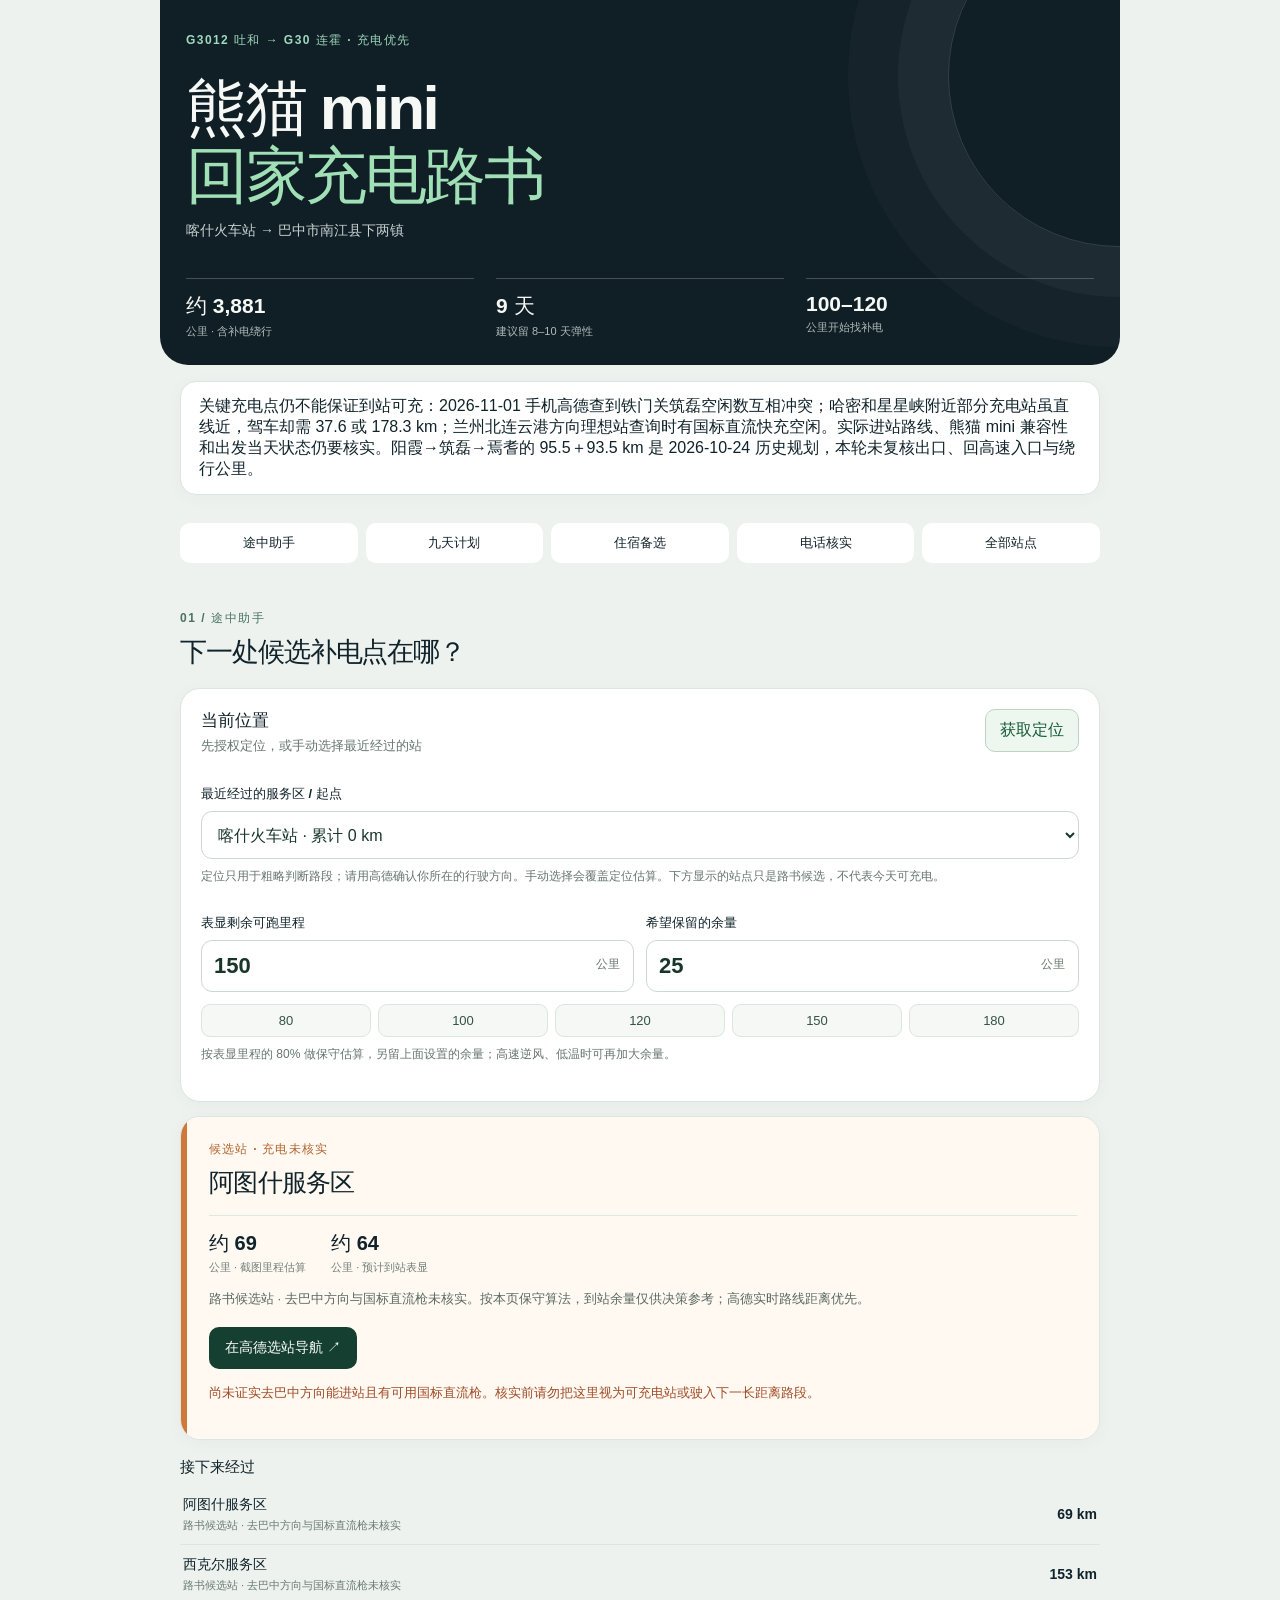
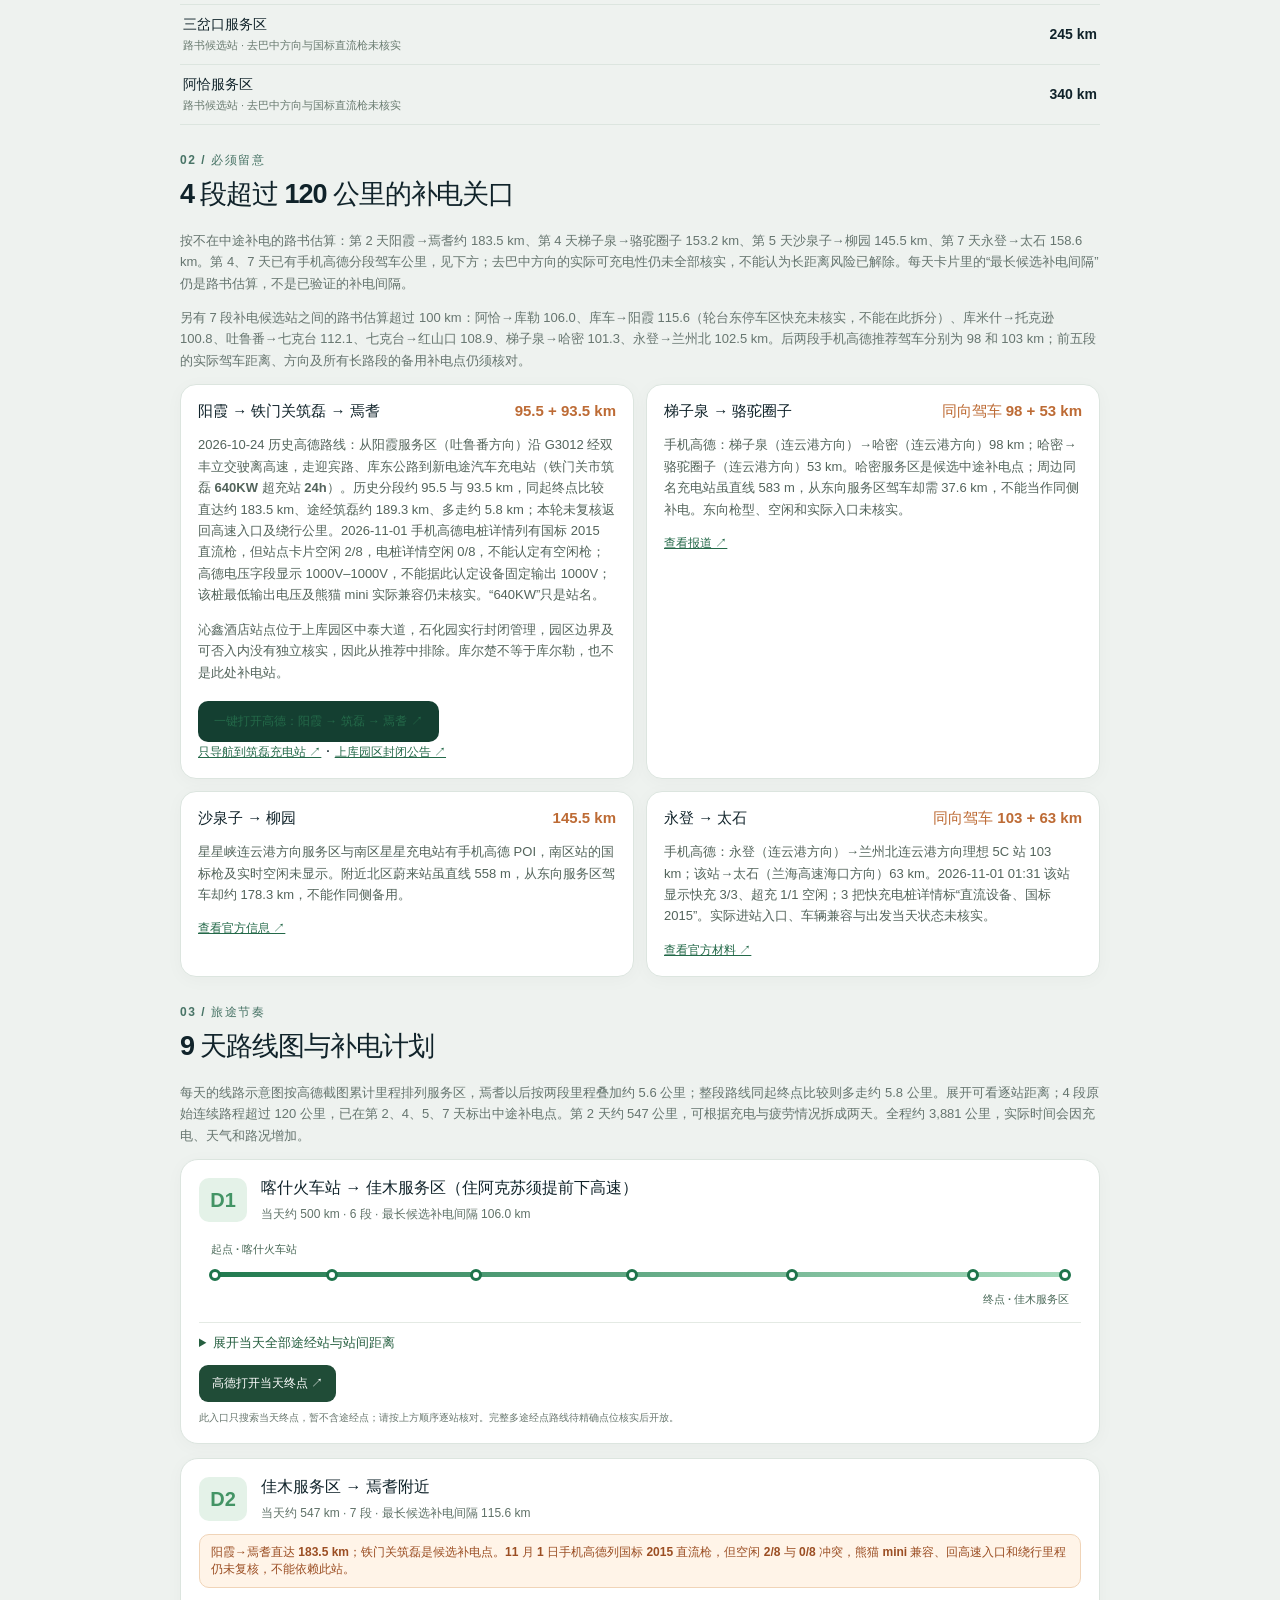
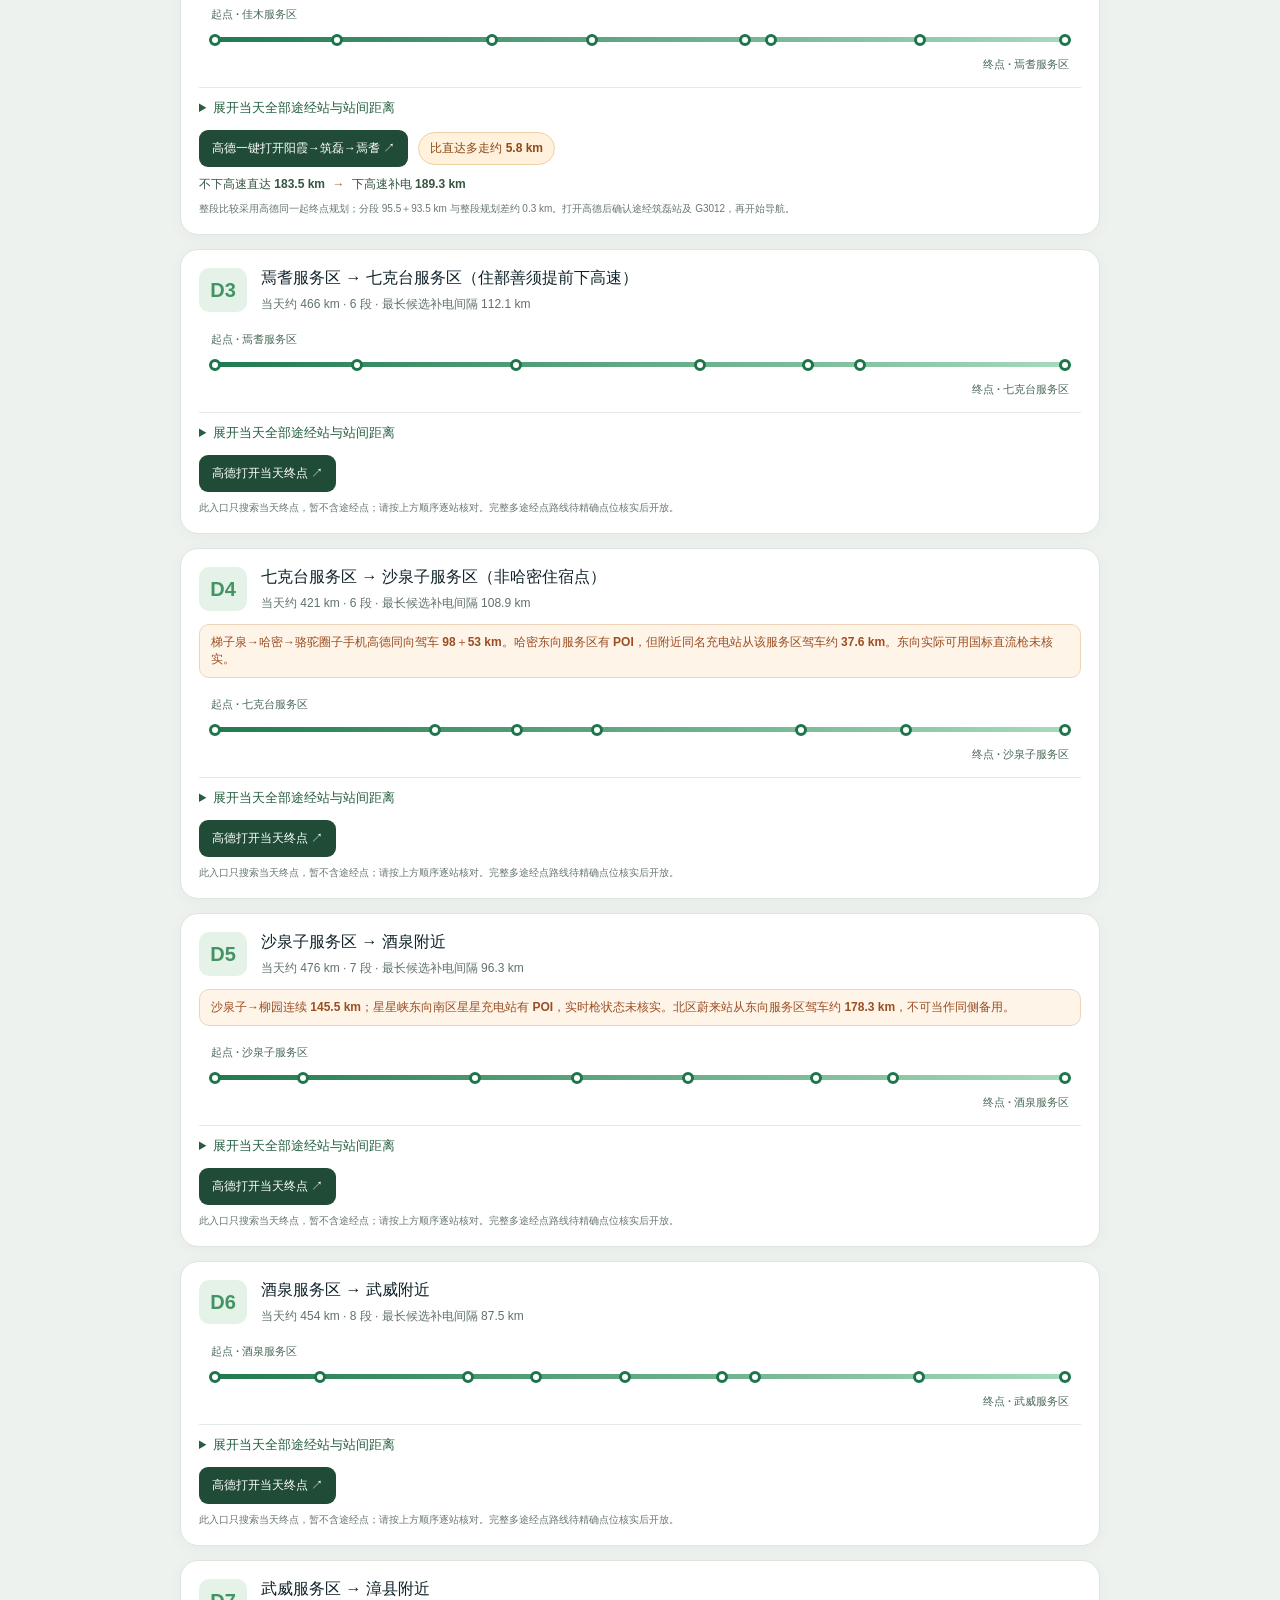
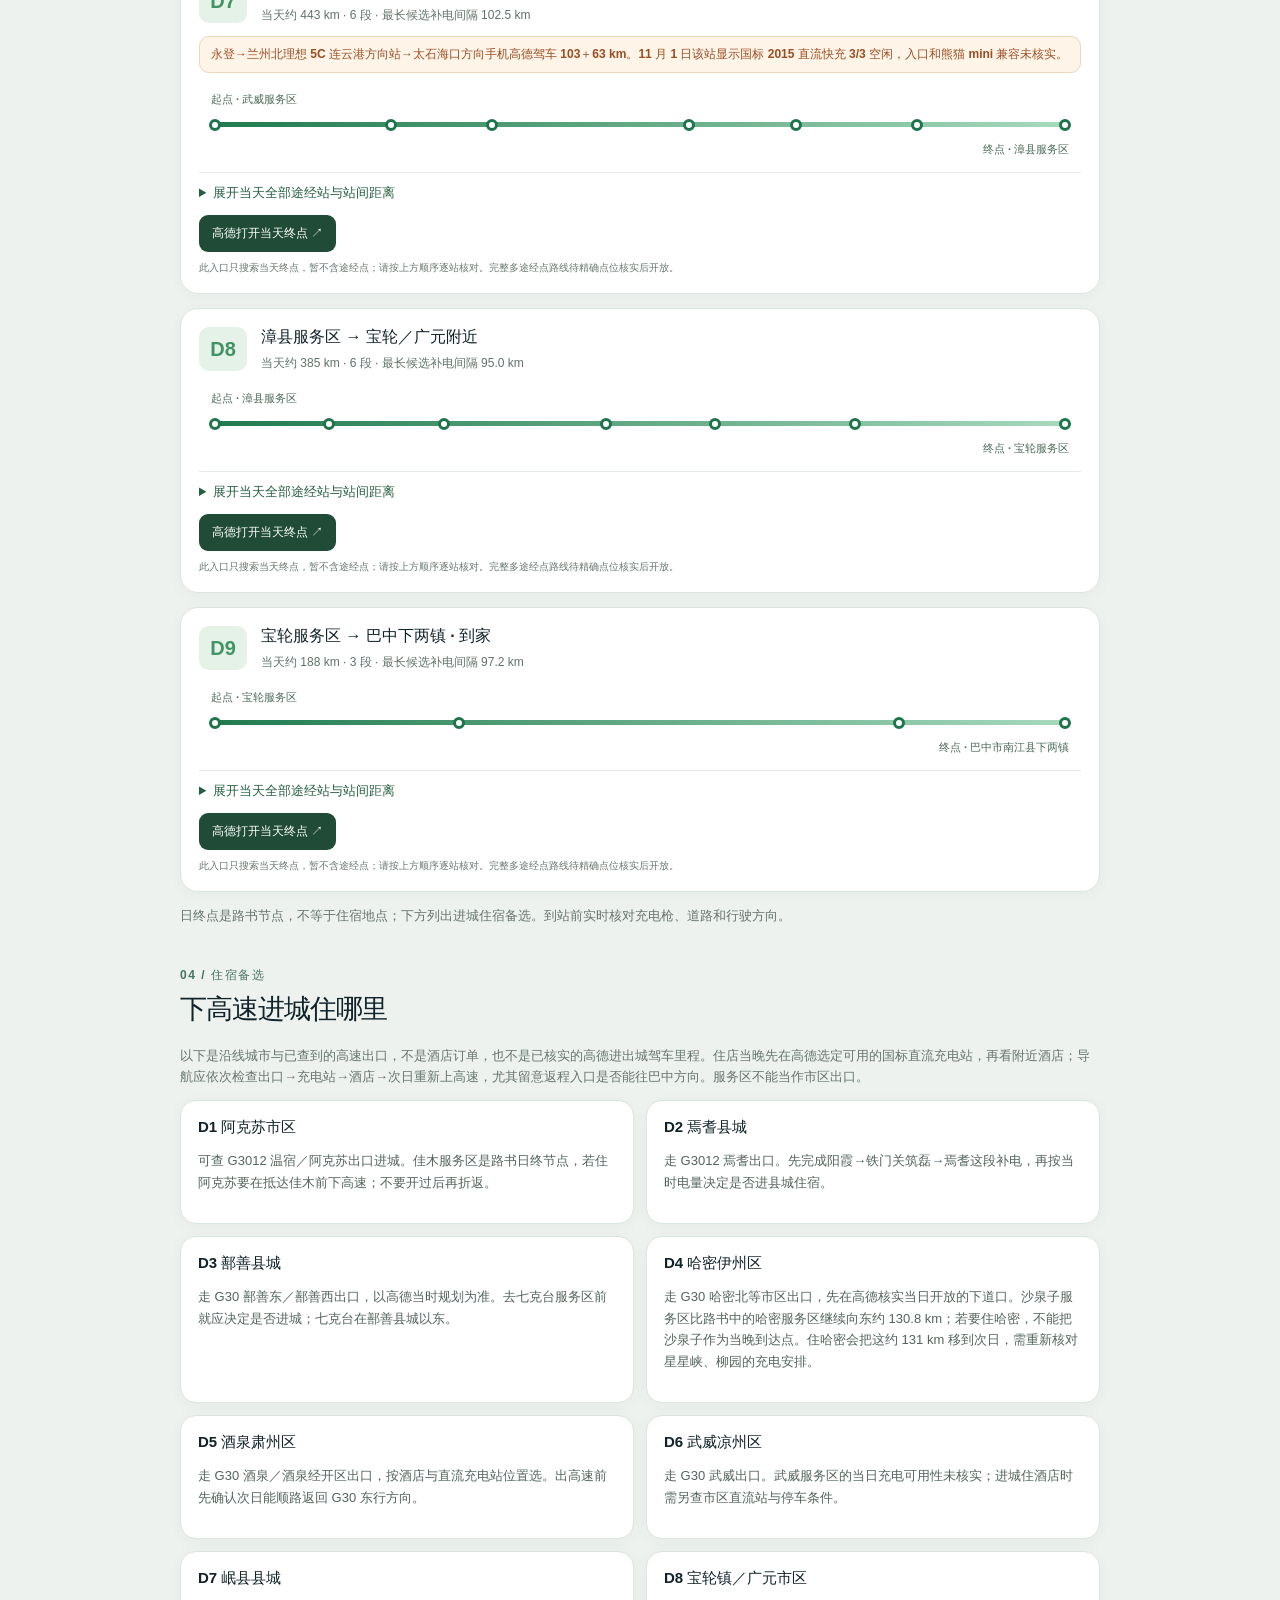
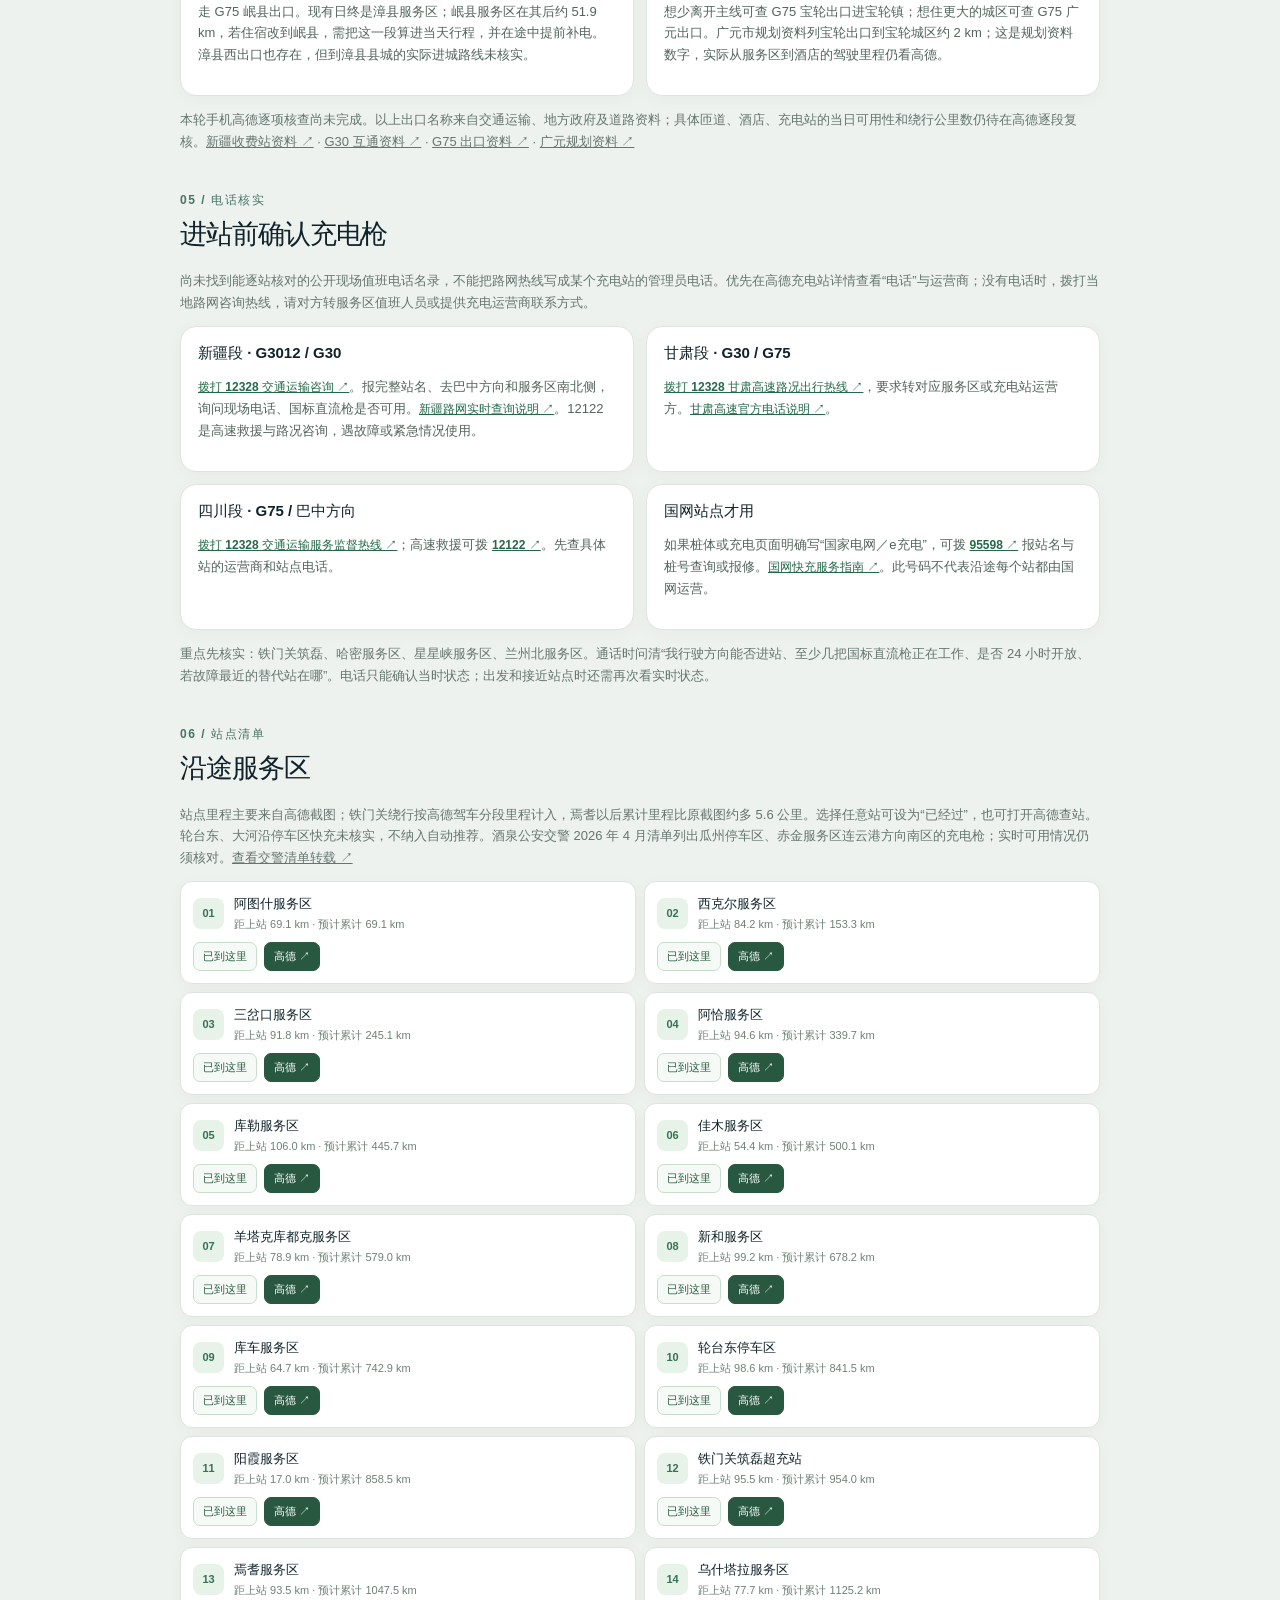
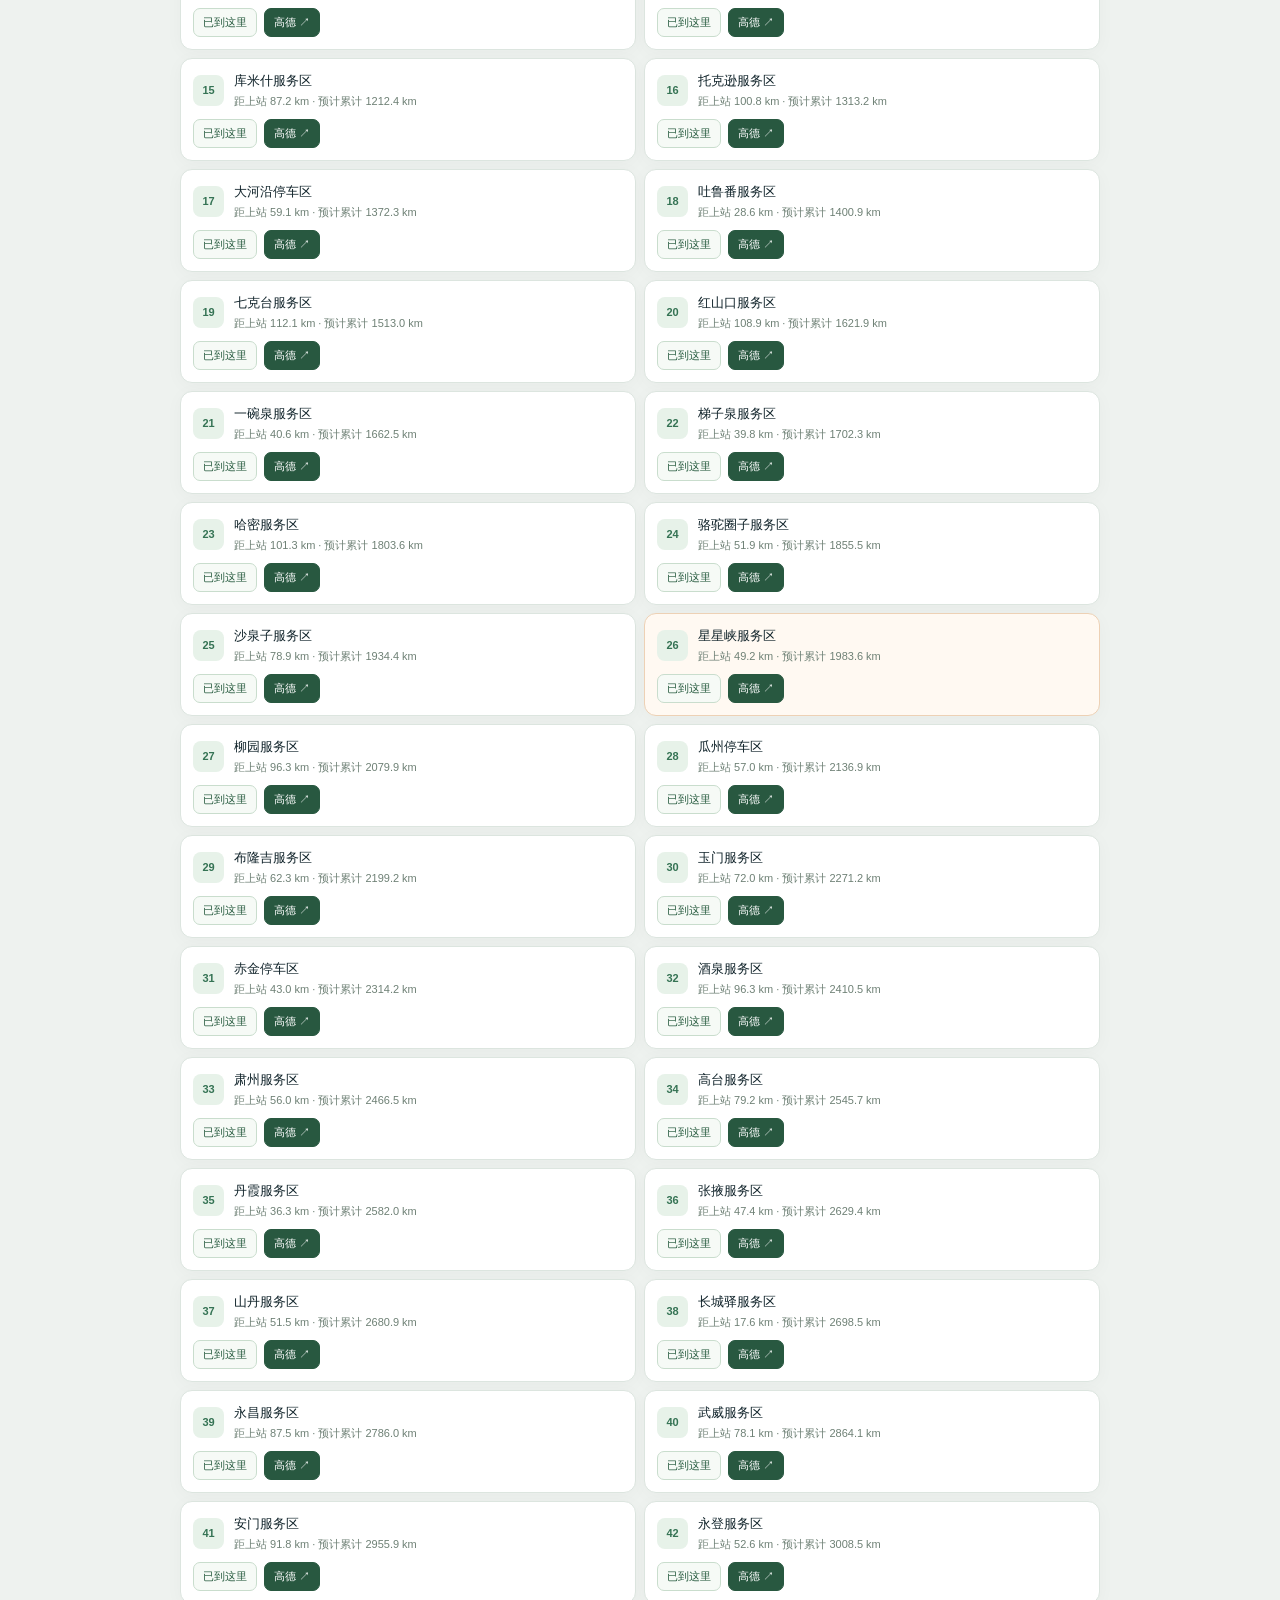
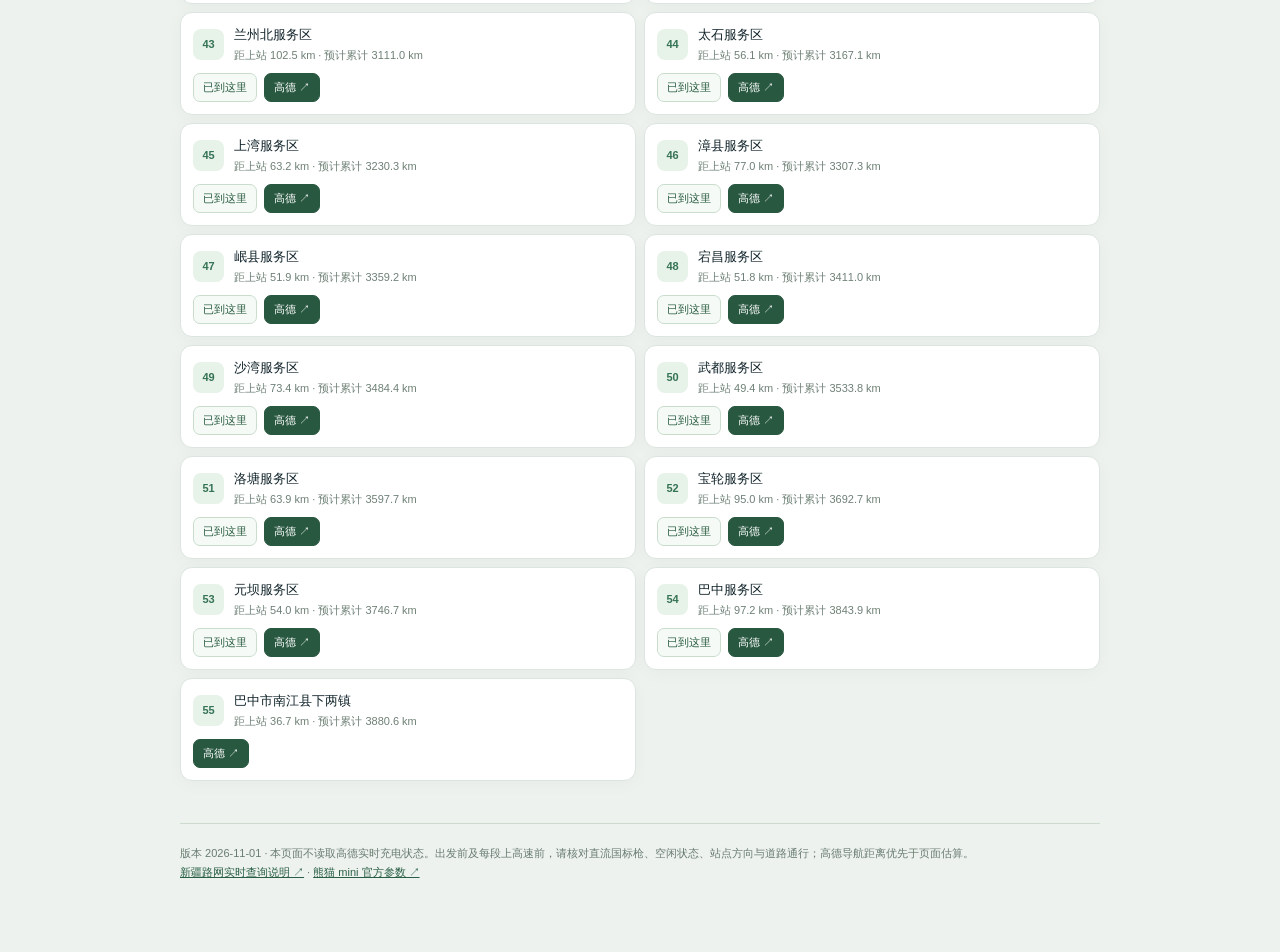
<file: index.html>
<!doctype html><html lang="zh-CN"><head><meta charset="utf-8"><meta name="viewport" content="width=device-width,initial-scale=1,viewport-fit=cover"><meta name="theme-color" content="#101c24"><meta name="description" content="喀什火车站到巴中下两镇，熊猫 mini 充电优先路书"><title>熊猫 mini 回家充电路书</title><link rel="stylesheet" href="./style.css?v=10"></head><body>
<main class="wrap">
 <header class="hero"><div class="eyebrow">G3012 吐和 → G30 连霍 · 充电优先</div><h1>熊猫 mini<br><span>回家充电路书</span></h1><p>喀什火车站 → 巴中市南江县下两镇</p><div class="hero-stats"><div><b>约 3,881</b><small>公里 · 含补电绕行</small></div><div><b>9 天</b><small>建议留 8–10 天弹性</small></div><div><b>100–120</b><small>公里开始找补电</small></div></div></header>
 <p class="risk" style="padding:14px 18px;margin:16px 0 0"><strong>关键充电点仍不能保证到站可充：</strong>2026-11-01 手机高德查到铁门关筑磊空闲数互相冲突；哈密和星星峡附近部分充电站虽直线近，驾车却需 37.6 或 178.3 km；兰州北连云港方向理想站查询时有国标直流快充空闲。实际进站路线、熊猫 mini 兼容性和出发当天状态仍要核实。阳霞→筑磊→焉耆的 95.5＋93.5 km 是 2026-10-24 历史规划，本轮未复核出口、回高速入口与绕行公里。</p>
 <nav class="tabs" aria-label="页面分区"><a href="#assist">途中助手</a><a href="#plan">九天计划</a><a href="#stay">住宿备选</a><a href="#contact">电话核实</a><a href="#route">全部站点</a></nav>
 <section id="assist" class="section"><div class="section-title"><span>01 / 途中助手</span><h2>下一处候选补电点在哪？</h2></div>
  <div class="card"><div class="row"><div><b>当前位置</b><p id="locationText" class="muted">先授权定位，或手动选择最近经过的站</p></div><button id="locateBtn" class="secondary">获取定位</button></div><label for="currentStop">最近经过的服务区 / 起点</label><select id="currentStop"></select><p class="help">定位只用于粗略判断路段；请用高德确认你所在的行驶方向。手动选择会覆盖定位估算。下方显示的站点只是路书候选，不代表今天可充电。</p>
  <div class="inputs"><div><label for="range">表显剩余可跑里程</label><div class="input-unit"><input id="range" type="number" min="0" max="500" step="1" value="150" inputmode="numeric"><span>公里</span></div></div><div><label for="reserve">希望保留的余量</label><div class="input-unit"><input id="reserve" type="number" min="25" max="80" step="5" value="25" inputmode="numeric"><span>公里</span></div></div></div>
  <div class="range-chips"><button data-range="80">80</button><button data-range="100">100</button><button data-range="120">120</button><button data-range="150">150</button><button data-range="180">180</button></div><p class="help">按表显里程的 80% 做保守估算，另留上面设置的余量；高速逆风、低温时可再加大余量。</p></div>
  <article id="recommendation" class="recommend" aria-live="polite"></article><div id="nextStops" class="next-list"></div>
 </section>
 <section class="section"><div class="section-title"><span>02 / 必须留意</span><h2>4 段超过 120 公里的补电关口</h2></div><p class="intro">按不在中途补电的路书估算：第 2 天阳霞→焉耆约 183.5 km、第 4 天梯子泉→骆驼圈子 153.2 km、第 5 天沙泉子→柳园 145.5 km、第 7 天永登→太石 158.6 km。第 4、7 天已有手机高德分段驾车公里，见下方；去巴中方向的实际可充电性仍未全部核实，不能认为长距离风险已解除。每天卡片里的“最长候选补电间隔”仍是路书估算，不是已验证的补电间隔。</p><p class="intro">另有 7 段补电候选站之间的路书估算超过 100 km：阿恰→库勒 106.0、库车→阳霞 115.6（轮台东停车区快充未核实，不能在此拆分）、库米什→托克逊 100.8、吐鲁番→七克台 112.1、七克台→红山口 108.9、梯子泉→哈密 101.3、永登→兰州北 102.5 km。后两段手机高德推荐驾车分别为 98 和 103 km；前五段的实际驾车距离、方向及所有长路段的备用补电点仍须核对。</p><div class="risk-grid">
  <article class="risk"><b>阳霞 → 铁门关筑磊 → 焉耆 <em>95.5 + 93.5 km</em></b><p>2026-10-24 历史高德路线：从阳霞服务区（吐鲁番方向）沿 G3012 经<strong>双丰立交</strong>驶离高速，走迎宾路、库东公路到<strong>新电途汽车充电站（铁门关市筑磊 640KW 超充站 24h）</strong>。历史分段约 95.5 与 93.5 km，同起终点比较直达约 183.5 km、途经筑磊约 189.3 km、多走约 5.8 km；本轮未复核返回高速入口及绕行公里。2026-11-01 手机高德电桩详情列有国标 2015 直流枪，但站点卡片空闲 2/8，电桩详情空闲 0/8，不能认定有空闲枪；高德电压字段显示 1000V–1000V，不能据此认定设备固定输出 1000V；该桩最低输出电压及熊猫 mini 实际兼容仍未核实。“640KW”只是站名。</p><p>沁鑫酒店站点位于上库园区中泰大道，石化园实行封闭管理，园区边界及可否入内没有独立核实，因此从推荐中排除。库尔楚不等于库尔勒，也不是此处补电站。</p><a id="detourRoute" class="action" href="#" target="_blank" rel="noopener">一键打开高德：阳霞 → 筑磊 → 焉耆 ↗</a><br><a id="detourCharger" href="#" target="_blank" rel="noopener">只导航到筑磊充电站 ↗</a> · <a href="https://www.xjkel.gov.cn/xjkrls/c110164/202603/78001e4f631f472bbc2d42831641f511.shtml" target="_blank" rel="noopener">上库园区封闭公告 ↗</a></article>
  <article class="risk"><b>梯子泉 → 骆驼圈子 <em>同向驾车 98 + 53 km</em></b><p>手机高德：梯子泉（连云港方向）→哈密（连云港方向）98 km；哈密→骆驼圈子（连云港方向）53 km。哈密服务区是候选中途补电点；周边同名充电站虽直线 583 m，从东向服务区驾车却需 37.6 km，不能当作同侧补电。东向枪型、空闲和实际入口未核实。</p><a href="https://app.xinhuanet.com/news/article.html?articleId=20260727d174bbe7e91a4087a6c690c4014076ea" target="_blank" rel="noopener">查看报道 ↗</a></article>
  <article class="risk"><b>沙泉子 → 柳园 <em>145.5 km</em></b><p>星星峡连云港方向服务区与南区星星充电站有手机高德 POI，南区站的国标枪及实时空闲未显示。附近北区蔚来站虽直线 558 m，从东向服务区驾车却约 178.3 km，不能作同侧备用。</p><a href="https://www.hami.gov.cn/hami/c119977/202607/c7229e81aeb74bb99a2f2dc278dbe3d9.shtml" target="_blank" rel="noopener">查看官方信息 ↗</a></article>
 <article class="risk"><b>永登 → 太石 <em>同向驾车 103 + 63 km</em></b><p>手机高德：永登（连云港方向）→兰州北连云港方向理想 5C 站 103 km；该站→太石（兰海高速海口方向）63 km。2026-11-01 01:31 该站显示快充 3/3、超充 1/1 空闲；3 把快充电桩详情标“直流设备、国标 2015”。实际进站入口、车辆兼容与出发当天状态未核实。</p><a href="https://jtys.gansu.gov.cn/jtys/c115625/202409/173988539/files/76e8b2e781bb414a96d264bc7e346364.pdf" target="_blank" rel="noopener">查看官方材料 ↗</a></article>
 </div></section>
 <section id="plan" class="section"><div class="section-title"><span>03 / 旅途节奏</span><h2>9 天路线图与补电计划</h2></div><p class="intro">每天的线路示意图按高德截图累计里程排列服务区，焉耆以后按两段里程叠加约 5.6 公里；整段路线同起终点比较则多走约 5.8 公里。展开可看逐站距离；4 段原始连续路程超过 120 公里，已在第 2、4、5、7 天标出中途补电点。第 2 天约 547 公里，可根据充电与疲劳情况拆成两天。全程约 3,881 公里，实际时间会因充电、天气和路况增加。</p><div id="days" class="days"></div><p class="footnote">日终点是路书节点，不等于住宿地点；下方列出进城住宿备选。到站前实时核对充电枪、道路和行驶方向。</p></section>
 <section id="stay" class="section"><div class="section-title"><span>04 / 住宿备选</span><h2>下高速进城住哪里</h2></div><p class="intro">以下是沿线城市与已查到的高速出口，不是酒店订单，也不是已核实的高德进出城驾车里程。住店当晚先在高德选定可用的国标直流充电站，再看附近酒店；导航应依次检查出口→充电站→酒店→次日重新上高速，尤其留意返程入口是否能往巴中方向。服务区不能当作市区出口。</p><div class="risk-grid">
 <article class="risk"><b>D1 阿克苏市区</b><p>可查 G3012 温宿／阿克苏出口进城。佳木服务区是路书日终节点，若住阿克苏要在抵达佳木前下高速；不要开过后再折返。</p></article>
 <article class="risk"><b>D2 焉耆县城</b><p>走 G3012 焉耆出口。先完成阳霞→铁门关筑磊→焉耆这段补电，再按当时电量决定是否进县城住宿。</p></article>
 <article class="risk"><b>D3 鄯善县城</b><p>走 G30 鄯善东／鄯善西出口，以高德当时规划为准。去七克台服务区前就应决定是否进城；七克台在鄯善县城以东。</p></article>
 <article class="risk"><b>D4 哈密伊州区</b><p>走 G30 哈密北等市区出口，先在高德核实当日开放的下道口。沙泉子服务区比路书中的哈密服务区继续向东约 130.8 km；若要住哈密，不能把沙泉子作为当晚到达点。住哈密会把这约 131 km 移到次日，需重新核对星星峡、柳园的充电安排。</p></article>
 <article class="risk"><b>D5 酒泉肃州区</b><p>走 G30 酒泉／酒泉经开区出口，按酒店与直流充电站位置选。出高速前先确认次日能顺路返回 G30 东行方向。</p></article>
 <article class="risk"><b>D6 武威凉州区</b><p>走 G30 武威出口。武威服务区的当日充电可用性未核实；进城住酒店时需另查市区直流站与停车条件。</p></article>
 <article class="risk"><b>D7 岷县县城</b><p>走 G75 岷县出口。现有日终是漳县服务区；岷县服务区在其后约 51.9 km，若住宿改到岷县，需把这一段算进当天行程，并在途中提前补电。漳县西出口也存在，但到漳县县城的实际进城路线未核实。</p></article>
 <article class="risk"><b>D8 宝轮镇／广元市区</b><p>想少离开主线可查 G75 宝轮出口进宝轮镇；想住更大的城区可查 G75 广元出口。广元市规划资料列宝轮出口到宝轮城区约 2 km；这是规划资料数字，实际从服务区到酒店的驾驶里程仍看高德。</p></article>
 </div><p class="footnote">本轮手机高德逐项核查尚未完成。以上出口名称来自交通运输、地方政府及道路资料；具体匝道、酒店、充电站的当日可用性和绕行公里数仍待在高德逐段复核。<a href="https://jtyst.xinjiang.gov.cn/xjjtysj/tjgf/201412/ad543d97af8047e8a80db42eb344d8f3.shtml" target="_blank" rel="noopener">新疆收费站资料 ↗</a> · <a href="https://static.sse.com.cn/bond/bridge2/disclosure/announcement/c/202404/035514_20240425_HXWF.pdf" target="_blank" rel="noopener">G30 互通资料 ↗</a> · <a href="https://www.gansu.gov.cn/gsszf/c100056/202011/270338/files/64a1889bbb7a44da9ae75da1155893b0.pdf" target="_blank" rel="noopener">G75 出口资料 ↗</a> · <a href="https://jxj.cngy.gov.cn/UploadFile/SiteFile/20160720104022017/2023/10/25/1afd1ca5e483454da8200a3e011fbda8.pdf" target="_blank" rel="noopener">广元规划资料 ↗</a></p></section>
 <section id="contact" class="section"><div class="section-title"><span>05 / 电话核实</span><h2>进站前确认充电枪</h2></div><p class="intro">尚未找到能逐站核对的公开现场值班电话名录，不能把路网热线写成某个充电站的管理员电话。优先在高德充电站详情查看“电话”与运营商；没有电话时，拨打当地路网咨询热线，请对方转服务区值班人员或提供充电运营商联系方式。</p><div class="risk-grid">
 <article class="risk"><b>新疆段 · G3012 / G30</b><p><a href="tel:12328">拨打 12328 交通运输咨询 ↗</a>。报完整站名、去巴中方向和服务区南北侧，询问现场电话、国标直流枪是否可用。<a href="https://jtyst.xinjiang.gov.cn/xjjtysj/zwgg/202609/57644a3cda6c4cdaa9fd29081bff42d4.shtml" target="_blank" rel="noopener">新疆路网实时查询说明 ↗</a>。12122 是高速救援与路况咨询，遇故障或紧急情况使用。</p></article>
 <article class="risk"><b>甘肃段 · G30 / G75</b><p><a href="tel:12328">拨打 12328 甘肃高速路况出行热线 ↗</a>，要求转对应服务区或充电站运营方。<a href="https://www.gsgaosu.cn/col_gis/index/" target="_blank" rel="noopener">甘肃高速官方电话说明 ↗</a>。</p></article>
 <article class="risk"><b>四川段 · G75 / 巴中方向</b><p><a href="tel:12328">拨打 12328 交通运输服务监督热线 ↗</a>；高速救援可拨 <a href="tel:12122">12122 ↗</a>。先查具体站的运营商和站点电话。</p></article>
 <article class="risk"><b>国网站点才用</b><p>如果桩体或充电页面明确写“国家电网／e充电”，可拨 <a href="tel:95598">95598 ↗</a> 报站名与桩号查询或报修。<a href="https://cdn-evone-oss.echargenet.com/resource/sgcc/2021fwzn.pdf" target="_blank" rel="noopener">国网快充服务指南 ↗</a>。此号码不代表沿途每个站都由国网运营。</p></article>
 </div><p class="footnote">重点先核实：铁门关筑磊、哈密服务区、星星峡服务区、兰州北服务区。通话时问清“我行驶方向能否进站、至少几把国标直流枪正在工作、是否 24 小时开放、若故障最近的替代站在哪”。电话只能确认当时状态；出发和接近站点时还需再次看实时状态。</p></section>
 <section id="route" class="section"><div class="section-title"><span>06 / 站点清单</span><h2>沿途服务区</h2></div><p class="intro">站点里程主要来自高德截图；铁门关绕行按高德驾车分段里程计入，焉耆以后累计里程比原截图约多 5.6 公里。选择任意站可设为“已经过”，也可打开高德查站。轮台东、大河沿停车区快充未核实，不纳入自动推荐。酒泉公安交警 2026 年 4 月清单列出瓜州停车区、赤金服务区连云港方向南区的充电枪；实时可用情况仍须核对。<a href="https://www.toutiao.com/article/7633337547795464739/" target="_blank" rel="noopener">查看交警清单转载 ↗</a></p><div id="allStops" class="all-stops"></div></section>
 <footer>版本 2026-11-01 · 本页面不读取高德实时充电状态。出发前及每段上高速前，请核对直流国标枪、空闲状态、站点方向与道路通行；高德导航距离优先于页面估算。<br><a href="https://jtyst.xinjiang.gov.cn/xjjtysj/zwgg/202609/57644a3cda6c4cdaa9fd29081bff42d4.shtml" target="_blank" rel="noopener">新疆路网实时查询说明 ↗</a> · <a href="https://www.geely.com/-/media/project/web-portal/parallel-car/xiongmaomini/geely-xiongmao-mini-specification-table.pdf" target="_blank" rel="noopener">熊猫 mini 官方参数 ↗</a></footer>
</main><script type="module" src="./app.js?v=16"></script></body></html>
</file>
<file: style.css>
:root{font-family:-apple-system,BlinkMacSystemFont,"PingFang SC","Microsoft YaHei",sans-serif;color:#10232a;background:#eef2ef;font-synthesis:none}*{box-sizing:border-box}html{scroll-behavior:smooth}body{margin:0}button,input,select{font:inherit}button{cursor:pointer}a{color:inherit}.wrap{max-width:960px;margin:auto;padding:0 20px 70px}.hero{background:#101e25;color:#f5f8f4;border-radius:0 0 28px 28px;margin:0 -20px;padding:32px 26px 26px;min-height:300px;position:relative;overflow:hidden}.hero:after{content:"";position:absolute;width:340px;height:340px;border:1px solid #ffffff25;border-radius:50%;right:-170px;top:-95px;box-shadow:0 0 0 50px #ffffff09,0 0 0 100px #ffffff06}.eyebrow{font-size:12px;letter-spacing:.12em;color:#9ed8bd;font-weight:700}.hero h1{font-size:clamp(35px,7vw,62px);line-height:1.1;letter-spacing:-.04em;margin:25px 0 12px}.hero h1 span{color:#a1e0b7}.hero p{color:#c8d1d0;margin:0;font-size:14px}.hero-stats{display:flex;gap:22px;margin-top:38px;position:relative;z-index:1}.hero-stats div{flex:1;border-top:1px solid #ffffff38;padding-top:13px}.hero-stats b{display:block;font-size:21px}.hero-stats small{display:block;color:#aebcba;font-size:11px;margin-top:4px}.tabs{display:flex;gap:8px;margin:18px 0 10px;position:sticky;top:0;background:#eef2efec;backdrop-filter:blur(12px);padding:10px 0;z-index:3}.tabs a{flex:1;text-decoration:none;text-align:center;border-radius:10px;background:#fff;padding:11px 5px;font-size:13px;font-weight:700}.tabs a:hover{background:#d7e9d9}.section{padding-top:25px;scroll-margin-top:70px}.section-title span{color:#487466;font-weight:800;font-size:12px;letter-spacing:.13em}.section-title h2{font-size:27px;letter-spacing:-.04em;margin:7px 0 18px}.card,.recommend,.risk,.day,.station{background:#fff;border:1px solid #dce5df;box-shadow:0 3px 18px #14281b08}.card{border-radius:20px;padding:20px}.row{display:flex;justify-content:space-between;gap:16px;align-items:flex-start}.row b{font-size:17px}.row p{margin:5px 0 20px;font-size:13px}.muted,.help,.intro,.footnote{color:#66756f}.secondary{border:1px solid #bfd3c3;border-radius:10px;background:#eef7ef;padding:10px 14px;color:#145a36;font-weight:750;white-space:nowrap}.card label{display:block;font-size:13px;font-weight:750;margin:10px 0 8px}select,input{width:100%;border:1px solid #ccd9d1;border-radius:11px;background:#fff;padding:12px;color:#18362a}select{height:48px}.help{font-size:12px;line-height:1.6;margin:8px 0 17px}.inputs{display:grid;grid-template-columns:1fr 1fr;gap:12px}.input-unit{position:relative}.input-unit input{font-size:22px;font-weight:800;padding-right:46px}.input-unit span{position:absolute;right:14px;top:16px;font-size:12px;color:#64756a}.range-chips{display:flex;gap:7px;margin-top:12px}.range-chips button{flex:1;background:#f5f8f4;border:1px solid #dce6dc;border-radius:9px;padding:8px 0;color:#315345;font-size:13px}.recommend{border-radius:20px;overflow:hidden;margin-top:14px}.result-good,.result-alert{padding:22px}.result-good{border-left:6px solid #269562}.result-alert{border-left:6px solid #cf783b;background:#fff9f2}.result-kicker{font-size:12px;font-weight:800;color:#418460;letter-spacing:.1em}.result-alert .result-kicker{color:#b0632c}.recommend h3{font-size:25px;letter-spacing:-.03em;margin:8px 0 16px}.recommend p{color:#596a62;font-size:13px;line-height:1.65}.result-metrics{display:flex;gap:25px;border-top:1px solid #dfe8df;padding-top:14px}.result-metrics strong{font-size:20px;display:block}.result-metrics small{font-size:11px;color:#718078}.action{display:inline-block;text-decoration:none;background:#143f31;color:white;padding:12px 16px;border-radius:10px;font-weight:750;font-size:14px;margin-top:5px}.warning{color:#9f4a24!important;font-weight:700}.next-list{margin-top:18px}.next-list h3{font-size:15px;margin:0 0 8px}.next-item{display:flex;align-items:center;justify-content:space-between;gap:12px;border-bottom:1px solid #dce5df;padding:11px 3px}.next-item b{display:block;font-size:14px}.next-item small{display:block;font-size:11px;color:#687a6f;margin-top:4px}.next-item strong{font-size:14px;white-space:nowrap}.risk-grid{display:grid;grid-template-columns:1fr 1fr;gap:12px}.risk{border-radius:16px;padding:17px}.risk b{display:flex;justify-content:space-between;gap:8px;font-size:15px}.risk em{font-style:normal;color:#bd6b35;white-space:nowrap}.risk p{font-size:13px;line-height:1.65;color:#53645b}.risk a{font-size:12px;font-weight:750;color:#246949}.intro,.footnote{font-size:13px;line-height:1.65}.days{display:grid;grid-template-columns:1fr 1fr;gap:9px}.day{border-radius:13px;padding:14px;display:flex;gap:14px}.day-num{font-weight:900;font-size:23px;color:#439465;min-width:45px}.day b{font-size:14px}.day small{display:block;color:#607268;margin-top:6px;font-size:12px}.day em{display:block;color:#ab602e;font-size:11px;font-style:normal;font-weight:700;margin-top:6px}.all-stops{display:grid;grid-template-columns:1fr 1fr;gap:8px}.station{border-radius:12px;padding:12px}.station-critical{background:#fff9f2;border-color:#edd1b5}.station-main{display:flex;gap:10px;align-items:center}.station-index{display:grid;place-items:center;background:#e7f2e9;color:#357354;border-radius:8px;width:31px;height:31px;font-size:11px;font-weight:900}.station b{font-size:13px}.station small{display:block;color:#6e8075;font-size:11px;margin-top:4px}.station-actions{display:flex;gap:7px;margin-top:10px}.station-actions button,.station-actions a{border:1px solid #c9ddcd;background:#f6faf6;color:#275b3f;border-radius:7px;padding:6px 9px;text-decoration:none;font-size:11px;font-weight:750}.station-actions a{background:#285840;color:white;border-color:#285840}footer{border-top:1px solid #ccdbce;margin-top:42px;padding-top:20px;color:#687c70;font-size:11px;line-height:1.7}footer a{color:#285f44}@media(max-width:650px){.wrap{padding:0 14px 55px}.hero{margin:0 -14px;padding:26px 20px 23px;min-height:280px}.hero-stats{gap:8px}.hero-stats b{font-size:16px}.hero-stats small{font-size:10px}.risk-grid,.days,.all-stops{grid-template-columns:1fr}.section-title h2{font-size:25px}.card{padding:16px}.result-metrics{gap:14px}.result-metrics strong{font-size:17px}}

/* Nine-day route diagrams */
.days{display:grid;grid-template-columns:1fr;gap:14px}.day{display:block;padding:18px;border-radius:18px}.day-heading{display:flex;align-items:flex-start;gap:14px}.day-heading>div:last-child{min-width:0}.day-heading b{font-size:16px}.day-heading small{line-height:1.5}.day-num{display:inline-grid;place-items:center;background:#e4f2e8;border-radius:10px;min-width:48px;height:44px;font-size:20px}.day-alert{color:#9b4e23;background:#fff4e8;border:1px solid #f0d4b8;border-radius:10px;padding:9px 11px;font-size:12px;font-weight:700}.day-map{margin:19px 0 15px;padding:0 12px}.map-start,.map-end{display:block;font-size:11px;font-weight:750;color:#4a6958}.map-end{text-align:right}.map-line{height:5px;border-radius:5px;background:linear-gradient(90deg,#217a4f,#a6dabc);position:relative;margin:15px 4px}.map-dot{position:absolute;top:50%;width:12px;height:12px;border:3px solid #1e744b;background:#fff;border-radius:50%;transform:translate(-50%,-50%)}.day-details{border-top:1px solid #e4eae4;padding-top:11px}.day-details summary{cursor:pointer;color:#265f40;font-size:13px;font-weight:800}.day-legs{margin-top:9px}.day-leg{display:grid;grid-template-columns:80px minmax(0,1fr) auto;gap:8px;align-items:center;padding:9px 0;border-bottom:1px solid #eef1ed}.day-leg b{font-size:12px}.day-leg small{font-size:10px;margin:3px 0 0}.leg-distance{font-size:12px;font-weight:800;color:#30724e}.day-leg-check .leg-distance{color:#a07328}.day-leg-danger{background:#fff7ed}.day-leg-danger .leg-distance{color:#ab542a}.day-leg a{font-size:10px;font-weight:750;color:#246b49;text-decoration:none}.day-actions{margin-top:13px}.day-route-btn{display:inline-block;background:#204c37;color:#fff;text-decoration:none;border-radius:9px;padding:10px 13px;font-size:12px;font-weight:800}.day-actions small{display:block;line-height:1.5;color:#68776e;font-size:10px;margin-top:8px}@media(max-width:650px){.day{padding:15px}.day-leg{grid-template-columns:66px minmax(0,1fr) auto;gap:5px}.day-leg a{font-size:9px}}

.day-route-row{display:flex;align-items:center;gap:10px;flex-wrap:wrap}.detour-pill{display:inline-block;background:#fff1db;color:#8d4918;border:1px solid #efd0a5;border-radius:999px;padding:7px 11px;font-size:12px;font-weight:850}.route-comparison{margin-top:9px;font-size:12px;font-weight:750;color:#355441}.route-comparison span{padding:0 4px;color:#9e6840}@media(max-width:650px){.day-route-row{align-items:flex-start}.detour-pill{font-size:11px}.route-comparison{font-size:11px;line-height:1.6}}
</file>
